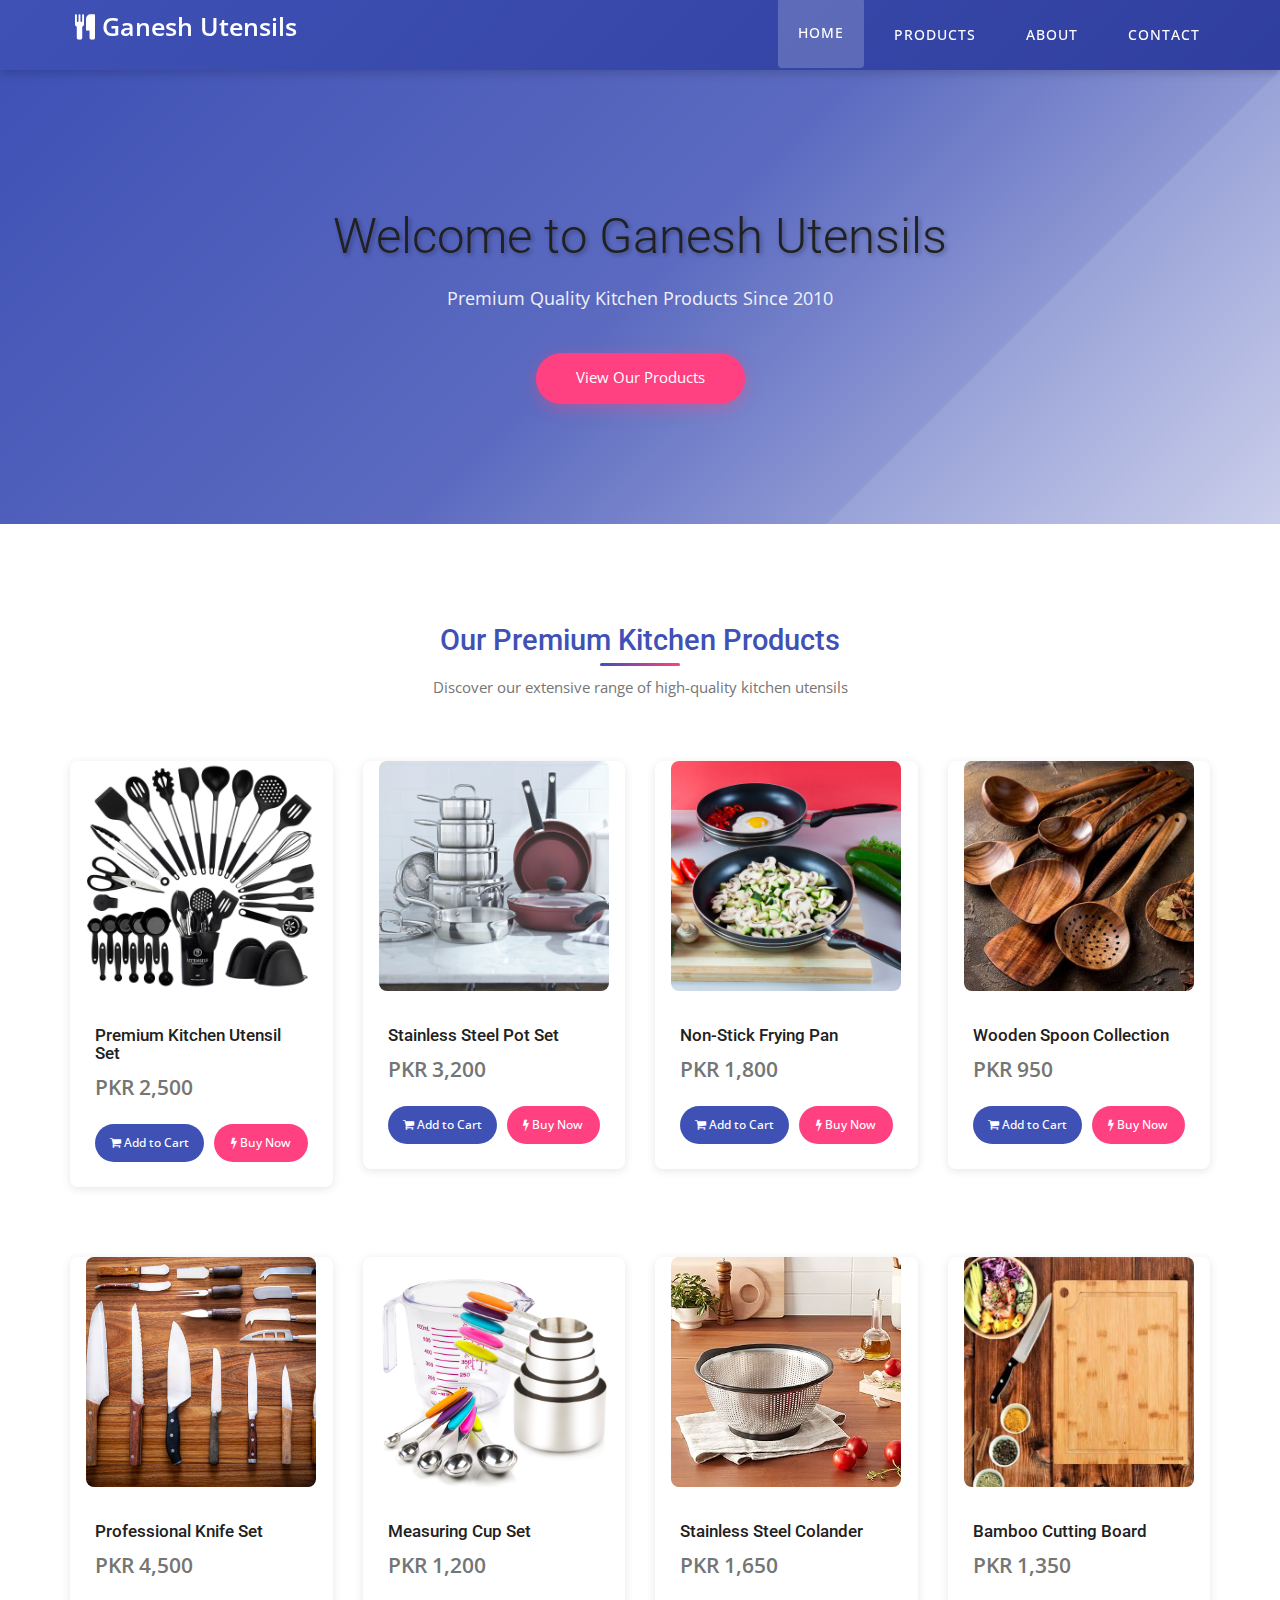
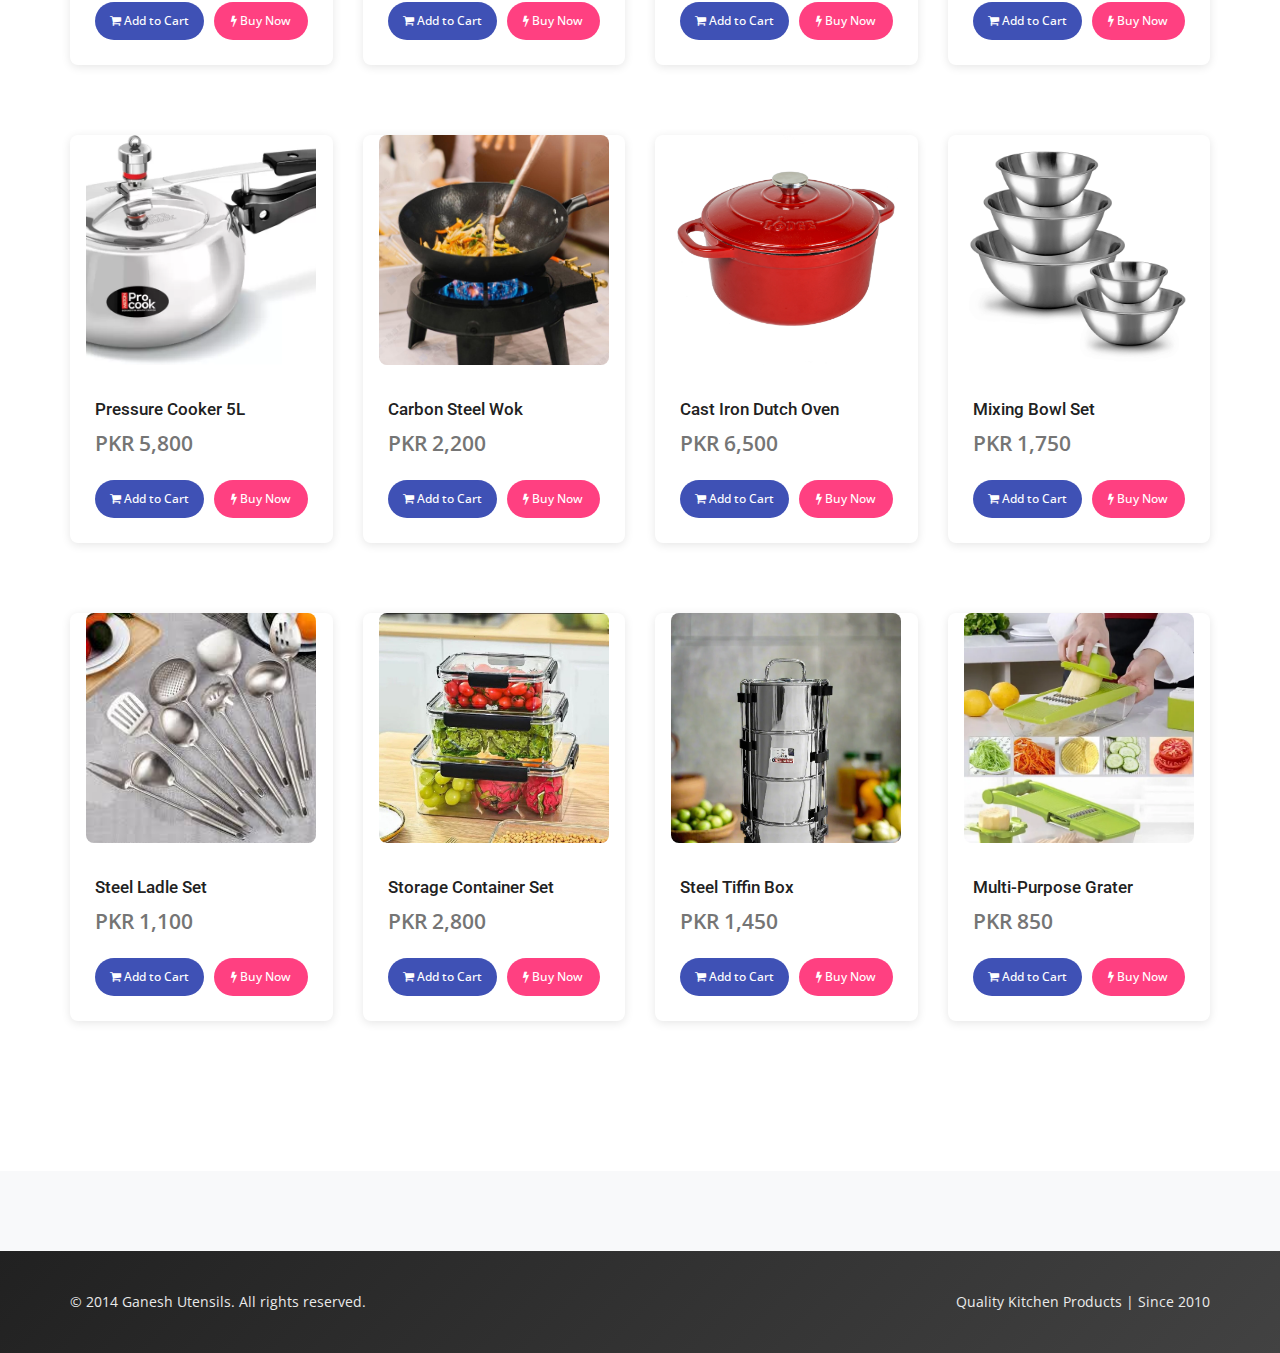
<file: index.html>
<!DOCTYPE html>
<html lang="en">
<head>
    <meta charset="UTF-8">
    <meta name="viewport" content="width=device-width, initial-scale=1.0">
    <title>Ganesh Utensils - Quality Kitchen Products</title>
    <link href="https://maxcdn.bootstrapcdn.com/bootstrap/3.3.7/css/bootstrap.min.css" rel="stylesheet">
    <link href="https://maxcdn.bootstrapcdn.com/font-awesome/4.7.0/css/font-awesome.min.css" rel="stylesheet">
    <link href="css/style.css" rel="stylesheet">
</head>
<body>
    <!-- Navigation -->
    <nav class="navbar navbar-default navbar-fixed-top">
        <div class="container">
            <div class="navbar-header">
                <button type="button" class="navbar-toggle collapsed" data-toggle="collapse" data-target="#navbar">
                    <span class="sr-only">Toggle navigation</span>
                    <span class="icon-bar"></span>
                    <span class="icon-bar"></span>
                    <span class="icon-bar"></span>
                </button>
                <a class="navbar-brand" href="index.html">
                    <i class="fa fa-cutlery"></i> Ganesh Utensils
                </a>
            </div>
            <div id="navbar" class="navbar-collapse collapse">
                <ul class="nav navbar-nav navbar-right">
                    <li class="active"><a href="index.html">Home</a></li>
                    <li><a href="products.html">Products</a></li>
                    <li><a href="about.html">About</a></li>
                    <li><a href="contact.html">Contact</a></li>
                </ul>
            </div>
        </div>
    </nav>

    <!-- Hero Section -->
    <div class="hero-section">
        <div class="container">
            <div class="row">
                <div class="col-md-12 text-center">
                    <h1 class="hero-title">Welcome to Ganesh Utensils</h1>
                    <p class="hero-subtitle">Premium Quality Kitchen Products Since 2010</p>
                    <a href="#products" class="btn btn-primary btn-lg hero-btn">View Our Products</a>
                </div>
            </div>
        </div>
    </div>

    <!-- Products Section -->
    <div id="products" class="products-section">
        <div class="container">
            <div class="row">
                <div class="col-md-12 text-center">
                    <h2 class="section-title">Our Premium Kitchen Products</h2>
                    <p class="section-subtitle">Discover our extensive range of high-quality kitchen utensils</p>
                </div>
            </div>
            
            <!-- Row 1 -->
            <div class="row product-row">
                <div class="col-md-3 col-sm-6">
                    <div class="product-card">
                        <div class="product-image">
                            <img src="images/Premium Kitchen Utensil Set.jpg" alt="Kitchen Utensil Set" class="img-responsive">
                        </div>
                        <div class="product-info">
                            <h4>Premium Kitchen Utensil Set</h4>
                            <p class="product-price">PKR 2,500</p>
                            <div class="product-buttons">
                                <button class="btn btn-primary btn-sm add-to-cart" data-product="Premium Kitchen Utensil Set" data-price="2500">
                                    <i class="fa fa-shopping-cart"></i> Add to Cart
                                </button>
                                <button class="btn btn-success btn-sm buy-now" data-product="Premium Kitchen Utensil Set" data-price="2500">
                                    <i class="fa fa-bolt"></i> Buy Now
                                </button>
                            </div>
                        </div>
                    </div>
                </div>
                <div class="col-md-3 col-sm-6">
                    <div class="product-card">
                        <div class="product-image">
                            <img src="images/Stainless Steel Pot Set.webp" alt="Stainless Steel Pots" class="img-responsive">
                        </div>
                        <div class="product-info">
                            <h4>Stainless Steel Pot Set</h4>
                            <p class="product-price">PKR 3,200</p>
                            <div class="product-buttons">
                                <button class="btn btn-primary btn-sm add-to-cart" data-product="Stainless Steel Pot Set" data-price="3200">
                                    <i class="fa fa-shopping-cart"></i> Add to Cart
                                </button>
                                <button class="btn btn-success btn-sm buy-now" data-product="Stainless Steel Pot Set" data-price="3200">
                                    <i class="fa fa-bolt"></i> Buy Now
                                </button>
                            </div>
                        </div>
                    </div>
                </div>
                <div class="col-md-3 col-sm-6">
                    <div class="product-card">
                        <div class="product-image">
                            <img src="images/Non-Stick Frying Pan.jpg" alt="Non-Stick Pan" class="img-responsive">
                        </div>
                        <div class="product-info">
                            <h4>Non-Stick Frying Pan</h4>
                            <p class="product-price">PKR 1,800</p>
                            <div class="product-buttons">
                                <button class="btn btn-primary btn-sm add-to-cart" data-product="Non-Stick Frying Pan" data-price="1800">
                                    <i class="fa fa-shopping-cart"></i> Add to Cart
                                </button>
                                <button class="btn btn-success btn-sm buy-now" data-product="Non-Stick Frying Pan" data-price="1800">
                                    <i class="fa fa-bolt"></i> Buy Now
                                </button>
                            </div>
                        </div>
                    </div>
                </div>
                <div class="col-md-3 col-sm-6">
                    <div class="product-card">
                        <div class="product-image">
                            <img src="images/Wooden Spoon Collection.jpg" alt="Wooden Spoons" class="img-responsive">
                        </div>
                        <div class="product-info">
                            <h4>Wooden Spoon Collection</h4>
                            <p class="product-price">PKR 950</p>
                            <div class="product-buttons">
                                <button class="btn btn-primary btn-sm add-to-cart" data-product="Wooden Spoon Collection" data-price="950">
                                    <i class="fa fa-shopping-cart"></i> Add to Cart
                                </button>
                                <button class="btn btn-success btn-sm buy-now" data-product="Wooden Spoon Collection" data-price="950">
                                    <i class="fa fa-bolt"></i> Buy Now
                                </button>
                            </div>
                        </div>
                    </div>
                </div>
            </div>

            <!-- Row 2 -->
            <div class="row product-row">
                <div class="col-md-3 col-sm-6">
                    <div class="product-card">
                        <div class="product-image">
                            <img src="images/Professional Knife Set.jpg" alt="Kitchen Knife Set" class="img-responsive">
                        </div>
                        <div class="product-info">
                            <h4>Professional Knife Set</h4>
                            <p class="product-price">PKR 4,500</p>
                            <div class="product-buttons">
                                <button class="btn btn-primary btn-sm add-to-cart" data-product="Professional Knife Set" data-price="4500">
                                    <i class="fa fa-shopping-cart"></i> Add to Cart
                                </button>
                                <button class="btn btn-success btn-sm buy-now" data-product="Professional Knife Set" data-price="4500">
                                    <i class="fa fa-bolt"></i> Buy Now
                                </button>
                            </div>
                        </div>
                    </div>
                </div>
                <div class="col-md-3 col-sm-6">
                    <div class="product-card">
                        <div class="product-image">
                            <img src="images/Measuring Cup Set.jpg" alt="Measuring Cups" class="img-responsive">
                        </div>
                        <div class="product-info">
                            <h4>Measuring Cup Set</h4>
                            <p class="product-price">PKR 1,200</p>
                            <div class="product-buttons">
                                <button class="btn btn-primary btn-sm add-to-cart" data-product="Measuring Cup Set" data-price="1200">
                                    <i class="fa fa-shopping-cart"></i> Add to Cart
                                </button>
                                <button class="btn btn-success btn-sm buy-now" data-product="Measuring Cup Set" data-price="1200">
                                    <i class="fa fa-bolt"></i> Buy Now
                                </button>
                            </div>
                        </div>
                    </div>
                </div>
                <div class="col-md-3 col-sm-6">
                    <div class="product-card">
                        <div class="product-image">
                            <img src="images/Stainless Steel Colander.jpg" alt="Steel Colander" class="img-responsive">
                        </div>
                        <div class="product-info">
                            <h4>Stainless Steel Colander</h4>
                            <p class="product-price">PKR 1,650</p>
                            <div class="product-buttons">
                                <button class="btn btn-primary btn-sm add-to-cart" data-product="Stainless Steel Colander" data-price="1650">
                                    <i class="fa fa-shopping-cart"></i> Add to Cart
                                </button>
                                <button class="btn btn-success btn-sm buy-now" data-product="Stainless Steel Colander" data-price="1650">
                                    <i class="fa fa-bolt"></i> Buy Now
                                </button>
                            </div>
                        </div>
                    </div>
                </div>
                <div class="col-md-3 col-sm-6">
                    <div class="product-card">
                        <div class="product-image">
                            <img src="images/Bamboo Cutting Board.jpg" alt="Cutting Board" class="img-responsive">
                        </div>
                        <div class="product-info">
                            <h4>Bamboo Cutting Board</h4>
                            <p class="product-price">PKR 1,350</p>
                            <div class="product-buttons">
                                <button class="btn btn-primary btn-sm add-to-cart" data-product="Bamboo Cutting Board" data-price="1350">
                                    <i class="fa fa-shopping-cart"></i> Add to Cart
                                </button>
                                <button class="btn btn-success btn-sm buy-now" data-product="Bamboo Cutting Board" data-price="1350">
                                    <i class="fa fa-bolt"></i> Buy Now
                                </button>
                            </div>
                        </div>
                    </div>
                </div>
            </div>

            <!-- Row 3 -->
            <div class="row product-row">
                <div class="col-md-3 col-sm-6">
                    <div class="product-card">
                        <div class="product-image">
                            <img src="images/Pressure Cooker 5L" alt="Pressure Cooker" class="img-responsive">
                        </div>
                        <div class="product-info">
                            <h4>Pressure Cooker 5L</h4>
                            <p class="product-price">PKR 5,800</p>
                            <div class="product-buttons">
                                <button class="btn btn-primary btn-sm add-to-cart" data-product="Pressure Cooker 5L" data-price="5800">
                                    <i class="fa fa-shopping-cart"></i> Add to Cart
                                </button>
                                <button class="btn btn-success btn-sm buy-now" data-product="Pressure Cooker 5L" data-price="5800">
                                    <i class="fa fa-bolt"></i> Buy Now
                                </button>
                            </div>
                        </div>
                    </div>
                </div>
                <div class="col-md-3 col-sm-6">
                    <div class="product-card">
                        <div class="product-image">
                            <img src="images/Carbon Steel Wok.jpg" alt="Wok Pan" class="img-responsive">
                        </div>
                        <div class="product-info">
                            <h4>Carbon Steel Wok</h4>
                            <p class="product-price">PKR 2,200</p>
                            <div class="product-buttons">
                                <button class="btn btn-primary btn-sm add-to-cart" data-product="Carbon Steel Wok" data-price="2200">
                                    <i class="fa fa-shopping-cart"></i> Add to Cart
                                </button>
                                <button class="btn btn-success btn-sm buy-now" data-product="Carbon Steel Wok" data-price="2200">
                                    <i class="fa fa-bolt"></i> Buy Now
                                </button>
                            </div>
                        </div>
                    </div>
                </div>
                <div class="col-md-3 col-sm-6">
                    <div class="product-card">
                        <div class="product-image">
                            <img src="images/Cast Iron Dutch Oven.webp" alt="Dutch Oven" class="img-responsive">
                        </div>
                        <div class="product-info">
                            <h4>Cast Iron Dutch Oven</h4>
                            <p class="product-price">PKR 6,500</p>
                            <div class="product-buttons">
                                <button class="btn btn-primary btn-sm add-to-cart" data-product="Cast Iron Dutch Oven" data-price="6500">
                                    <i class="fa fa-shopping-cart"></i> Add to Cart
                                </button>
                                <button class="btn btn-success btn-sm buy-now" data-product="Cast Iron Dutch Oven" data-price="6500">
                                    <i class="fa fa-bolt"></i> Buy Now
                                </button>
                            </div>
                        </div>
                    </div>
                </div>
                <div class="col-md-3 col-sm-6">
                    <div class="product-card">
                        <div class="product-image">
                            <img src="images/Mixing Bowl Set.jpg" alt="Mixing Bowl Set" class="img-responsive">
                        </div>
                        <div class="product-info">
                            <h4>Mixing Bowl Set</h4>
                            <p class="product-price">PKR 1,750</p>
                            <div class="product-buttons">
                                <button class="btn btn-primary btn-sm add-to-cart" data-product="Mixing Bowl Set" data-price="1750">
                                    <i class="fa fa-shopping-cart"></i> Add to Cart
                                </button>
                                <button class="btn btn-success btn-sm buy-now" data-product="Mixing Bowl Set" data-price="1750">
                                    <i class="fa fa-bolt"></i> Buy Now
                                </button>
                            </div>
                        </div>
                    </div>
                </div>
            </div>

            <!-- Row 4 -->
            <div class="row product-row">
                <div class="col-md-3 col-sm-6">
                    <div class="product-card">
                        <div class="product-image">
                            <img src="images/Steel Ladle Set.jpg" alt="Steel Ladle Set" class="img-responsive">
                        </div>
                        <div class="product-info">
                            <h4>Steel Ladle Set</h4>
                            <p class="product-price">PKR 1,100</p>
                            <div class="product-buttons">
                                <button class="btn btn-primary btn-sm add-to-cart" data-product="Steel Ladle Set" data-price="1100">
                                    <i class="fa fa-shopping-cart"></i> Add to Cart
                                </button>
                                <button class="btn btn-success btn-sm buy-now" data-product="Steel Ladle Set" data-price="1100">
                                    <i class="fa fa-bolt"></i> Buy Now
                                </button>
                            </div>
                        </div>
                    </div>
                </div>
                <div class="col-md-3 col-sm-6">
                    <div class="product-card">
                        <div class="product-image">
                            <img src="images/Storage Container Set.webp" alt="Steel Containers" class="img-responsive">
                        </div>
                        <div class="product-info">
                            <h4>Storage Container Set</h4>
                            <p class="product-price">PKR 2,800</p>
                            <div class="product-buttons">
                                <button class="btn btn-primary btn-sm add-to-cart" data-product="Storage Container Set" data-price="2800">
                                    <i class="fa fa-shopping-cart"></i> Add to Cart
                                </button>
                                <button class="btn btn-success btn-sm buy-now" data-product="Storage Container Set" data-price="2800">
                                    <i class="fa fa-bolt"></i> Buy Now
                                </button>
                            </div>
                        </div>
                    </div>
                </div>
                <div class="col-md-3 col-sm-6">
                    <div class="product-card">
                        <div class="product-image">
                            <img src="images/Steel Tiffin Box.webp" alt="Steel Tiffin" class="img-responsive">
                        </div>
                        <div class="product-info">
                            <h4>Steel Tiffin Box</h4>
                            <p class="product-price">PKR 1,450</p>
                            <div class="product-buttons">
                                <button class="btn btn-primary btn-sm add-to-cart" data-product="Steel Tiffin Box" data-price="1450">
                                    <i class="fa fa-shopping-cart"></i> Add to Cart
                                </button>
                                <button class="btn btn-success btn-sm buy-now" data-product="Steel Tiffin Box" data-price="1450">
                                    <i class="fa fa-bolt"></i> Buy Now
                                </button>
                            </div>
                        </div>
                    </div>
                </div>
                <div class="col-md-3 col-sm-6">
                    <div class="product-card">
                        <div class="product-image">
                            <img src="images/Multi-Purpose Grater.webp" alt="Steel Grater" class="img-responsive">
                        </div>
                        <div class="product-info">
                            <h4>Multi-Purpose Grater</h4>
                            <p class="product-price">PKR 850</p>
                            <div class="product-buttons">
                                <button class="btn btn-primary btn-sm add-to-cart" data-product="Multi-Purpose Grater" data-price="850">
                                    <i class="fa fa-shopping-cart"></i> Add to Cart
                                </button>
                                <button class="btn btn-success btn-sm buy-now" data-product="Multi-Purpose Grater" data-price="850">
                                    <i class="fa fa-bolt"></i> Buy Now
                                </button>
                            </div>
                        </div>
                    </div>
                </div>
            </div>
        </div>
    </div>

    <!-- Footer -->
    <footer class="footer">
        <div class="container">
            <div class="row">
                <div class="col-md-6">
                    <p>&copy; 2014 Ganesh Utensils. All rights reserved.</p>
                </div>
                <div class="col-md-6 text-right">
                    <p>Quality Kitchen Products | Since 2010</p>
                </div>
            </div>
        </div>
    </footer>

    <!-- Scripts -->
    <script src="https://ajax.googleapis.com/ajax/libs/jquery/1.12.4/jquery.min.js"></script>
    <script src="https://maxcdn.bootstrapcdn.com/bootstrap/3.3.7/js/bootstrap.min.js"></script>
    <script src="js/script.js"></script>
</body>
</html>
</file>
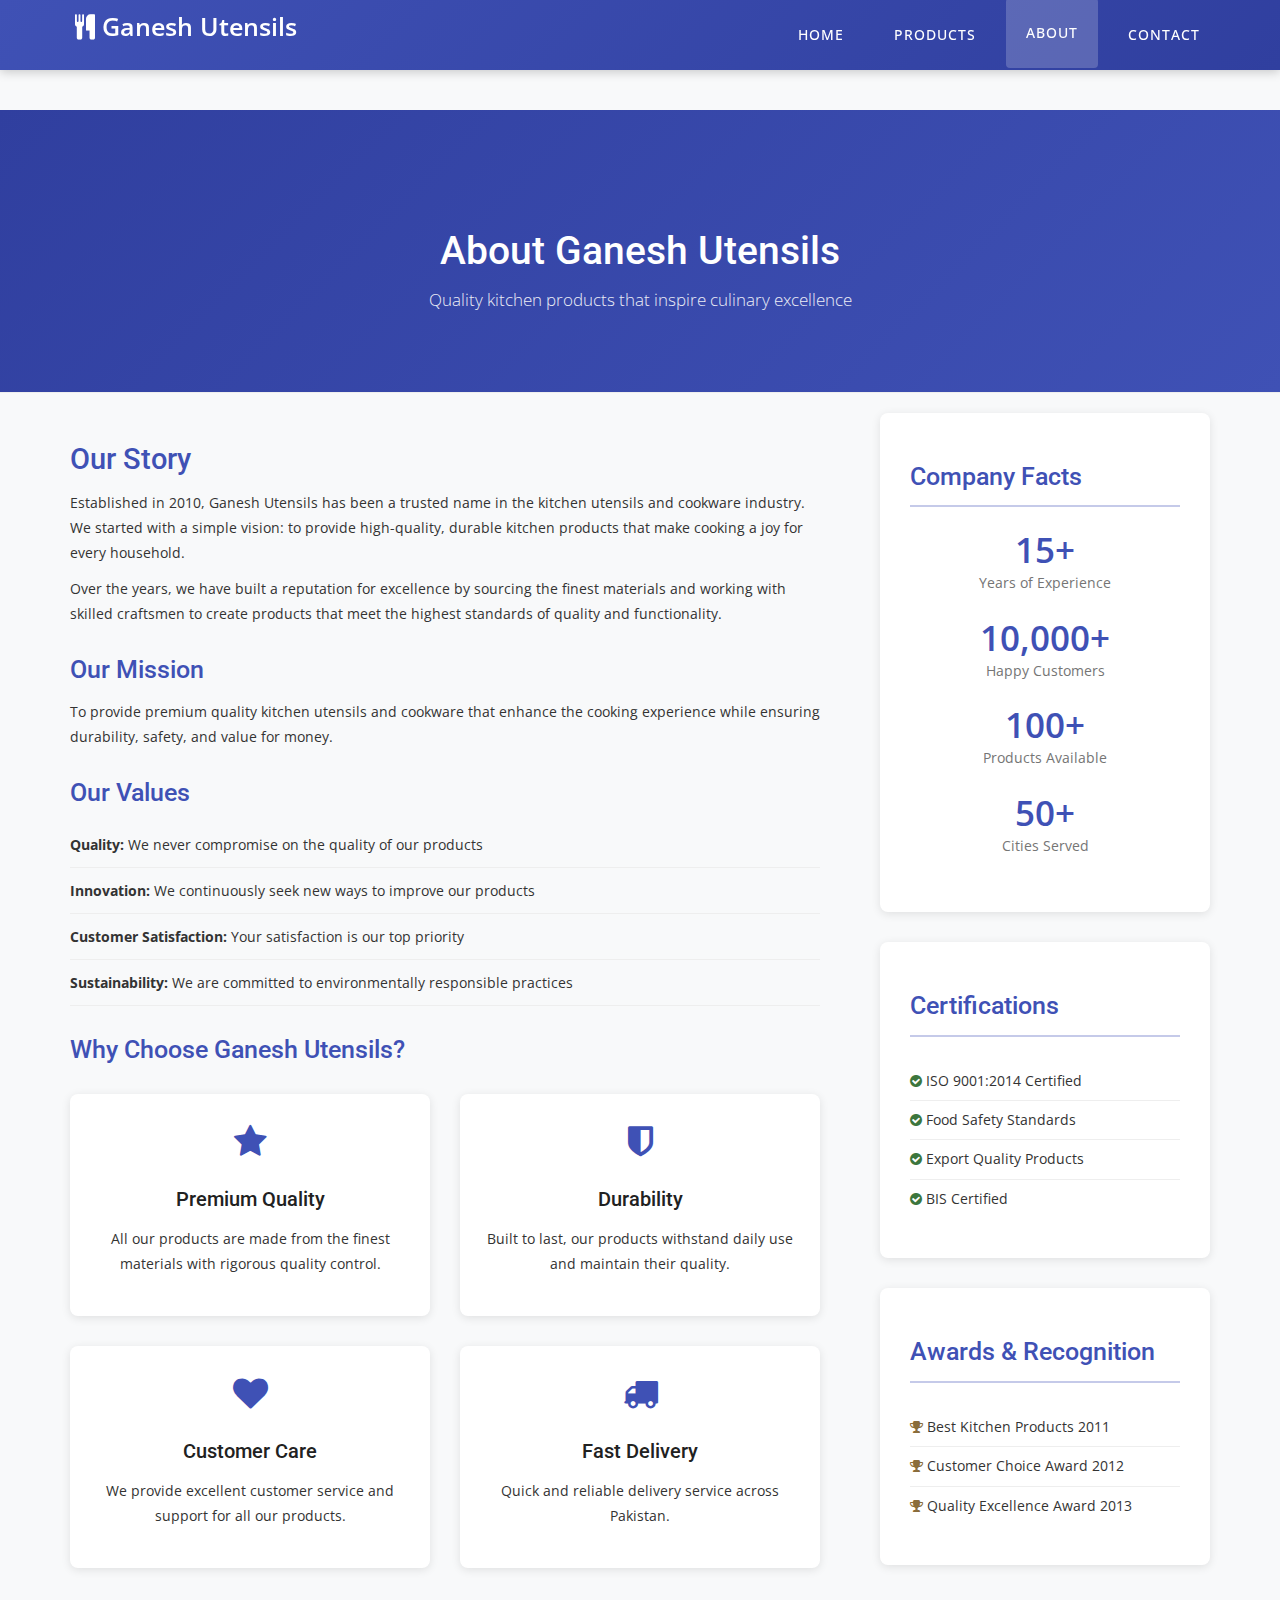
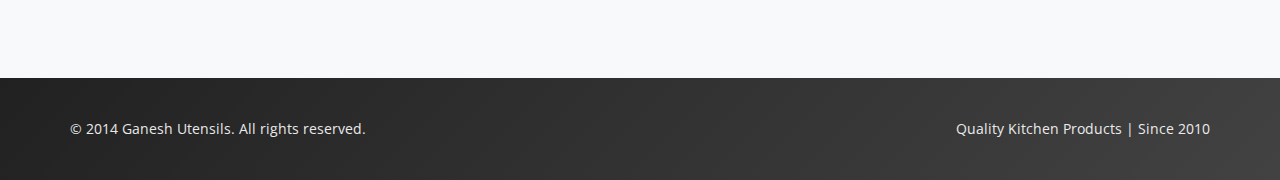
<file: about.html>
<!DOCTYPE html>
<html lang="en">
<head>
    <meta charset="UTF-8">
    <meta name="viewport" content="width=device-width, initial-scale=1.0">
    <title>About Us - Ganesh Utensils</title>
    <link href="https://maxcdn.bootstrapcdn.com/bootstrap/3.3.7/css/bootstrap.min.css" rel="stylesheet">
    <link href="https://maxcdn.bootstrapcdn.com/font-awesome/4.7.0/css/font-awesome.min.css" rel="stylesheet">
    <link href="css/style.css" rel="stylesheet">
</head>
<body>
    <!-- Navigation -->
    <nav class="navbar navbar-default navbar-fixed-top">
        <div class="container">
            <div class="navbar-header">
                <button type="button" class="navbar-toggle collapsed" data-toggle="collapse" data-target="#navbar">
                    <span class="sr-only">Toggle navigation</span>
                    <span class="icon-bar"></span>
                    <span class="icon-bar"></span>
                    <span class="icon-bar"></span>
                </button>
                <a class="navbar-brand" href="index.html">
                    <i class="fa fa-cutlery"></i> Ganesh Utensils
                </a>
            </div>
            <div id="navbar" class="navbar-collapse collapse">
                <ul class="nav navbar-nav navbar-right">
                    <li><a href="index.html">Home</a></li>
                    <li><a href="products.html">Products</a></li>
                    <li class="active"><a href="about.html">About</a></li>
                    <li><a href="contact.html">Contact</a></li>
                </ul>
            </div>
        </div>
    </nav>

    <!-- Page Header -->
    <div class="page-header">
        <div class="container">
            <div class="row">
                <div class="col-md-12">
                    <h1>About Ganesh Utensils</h1>
                    <p class="lead">Quality kitchen products that inspire culinary excellence</p>
                </div>
            </div>
        </div>
    </div>

    <!-- About Content -->
    <div class="container">
        <div class="row">
            <div class="col-md-8">
                <div class="about-content">
                    <h2>Our Story</h2>
                    <p>Established in 2010, Ganesh Utensils has been a trusted name in the kitchen utensils and cookware industry. We started with a simple vision: to provide high-quality, durable kitchen products that make cooking a joy for every household.</p>
                    
                    <p>Over the years, we have built a reputation for excellence by sourcing the finest materials and working with skilled craftsmen to create products that meet the highest standards of quality and functionality.</p>

                    <h3>Our Mission</h3>
                    <p>To provide premium quality kitchen utensils and cookware that enhance the cooking experience while ensuring durability, safety, and value for money.</p>

                    <h3>Our Values</h3>
                    <ul class="values-list">
                        <li><strong>Quality:</strong> We never compromise on the quality of our products</li>
                        <li><strong>Innovation:</strong> We continuously seek new ways to improve our products</li>
                        <li><strong>Customer Satisfaction:</strong> Your satisfaction is our top priority</li>
                        <li><strong>Sustainability:</strong> We are committed to environmentally responsible practices</li>
                    </ul>

                    <h3>Why Choose Ganesh Utensils?</h3>
                    <div class="row features">
                        <div class="col-md-6">
                            <div class="feature-item">
                                <i class="fa fa-star text-primary"></i>
                                <h4>Premium Quality</h4>
                                <p>All our products are made from the finest materials with rigorous quality control.</p>
                            </div>
                        </div>
                        <div class="col-md-6">
                            <div class="feature-item">
                                <i class="fa fa-shield text-primary"></i>
                                <h4>Durability</h4>
                                <p>Built to last, our products withstand daily use and maintain their quality.</p>
                            </div>
                        </div>
                        <div class="col-md-6">
                            <div class="feature-item">
                                <i class="fa fa-heart text-primary"></i>
                                <h4>Customer Care</h4>
                                <p>We provide excellent customer service and support for all our products.</p>
                            </div>
                        </div>
                        <div class="col-md-6">
                            <div class="feature-item">
                                <i class="fa fa-truck text-primary"></i>
                                <h4>Fast Delivery</h4>
                                <p>Quick and reliable delivery service across Pakistan.</p>
                            </div>
                        </div>
                    </div>
                </div>
            </div>
            <div class="col-md-4">
                <div class="sidebar">
                    <div class="sidebar-widget">
                        <h3>Company Facts</h3>
                        <div class="fact-item">
                            <div class="fact-number">15+</div>
                            <div class="fact-label">Years of Experience</div>
                        </div>
                        <div class="fact-item">
                            <div class="fact-number">10,000+</div>
                            <div class="fact-label">Happy Customers</div>
                        </div>
                        <div class="fact-item">
                            <div class="fact-number">100+</div>
                            <div class="fact-label">Products Available</div>
                        </div>
                        <div class="fact-item">
                            <div class="fact-number">50+</div>
                            <div class="fact-label">Cities Served</div>
                        </div>
                    </div>

                    <div class="sidebar-widget">
                        <h3>Certifications</h3>
                        <ul class="certifications">
                            <li><i class="fa fa-check-circle text-success"></i> ISO 9001:2014 Certified</li>
                            <li><i class="fa fa-check-circle text-success"></i> Food Safety Standards</li>
                            <li><i class="fa fa-check-circle text-success"></i> Export Quality Products</li>
                            <li><i class="fa fa-check-circle text-success"></i> BIS Certified</li>
                        </ul>
                    </div>

                    <div class="sidebar-widget">
                        <h3>Awards & Recognition</h3>
                        <ul class="awards">
                            <li><i class="fa fa-trophy text-warning"></i> Best Kitchen Products 2011</li>
                            <li><i class="fa fa-trophy text-warning"></i> Customer Choice Award 2012</li>
                            <li><i class="fa fa-trophy text-warning"></i> Quality Excellence Award 2013</li>
                        </ul>
                    </div>
                </div>
            </div>
        </div>
    </div>

    <!-- Footer -->
    <footer class="footer">
        <div class="container">
            <div class="row">
                <div class="col-md-6">
                    <p>&copy; 2014 Ganesh Utensils. All rights reserved.</p>
                </div>
                <div class="col-md-6 text-right">
                    <p>Quality Kitchen Products | Since 2010</p>
                </div>
            </div>
        </div>
    </footer>

    <!-- Scripts -->
    <script src="https://ajax.googleapis.com/ajax/libs/jquery/1.12.4/jquery.min.js"></script>
    <script src="https://maxcdn.bootstrapcdn.com/bootstrap/3.3.7/js/bootstrap.min.js"></script>
    <script src="js/script.js"></script>
</body>
</html>
</file>
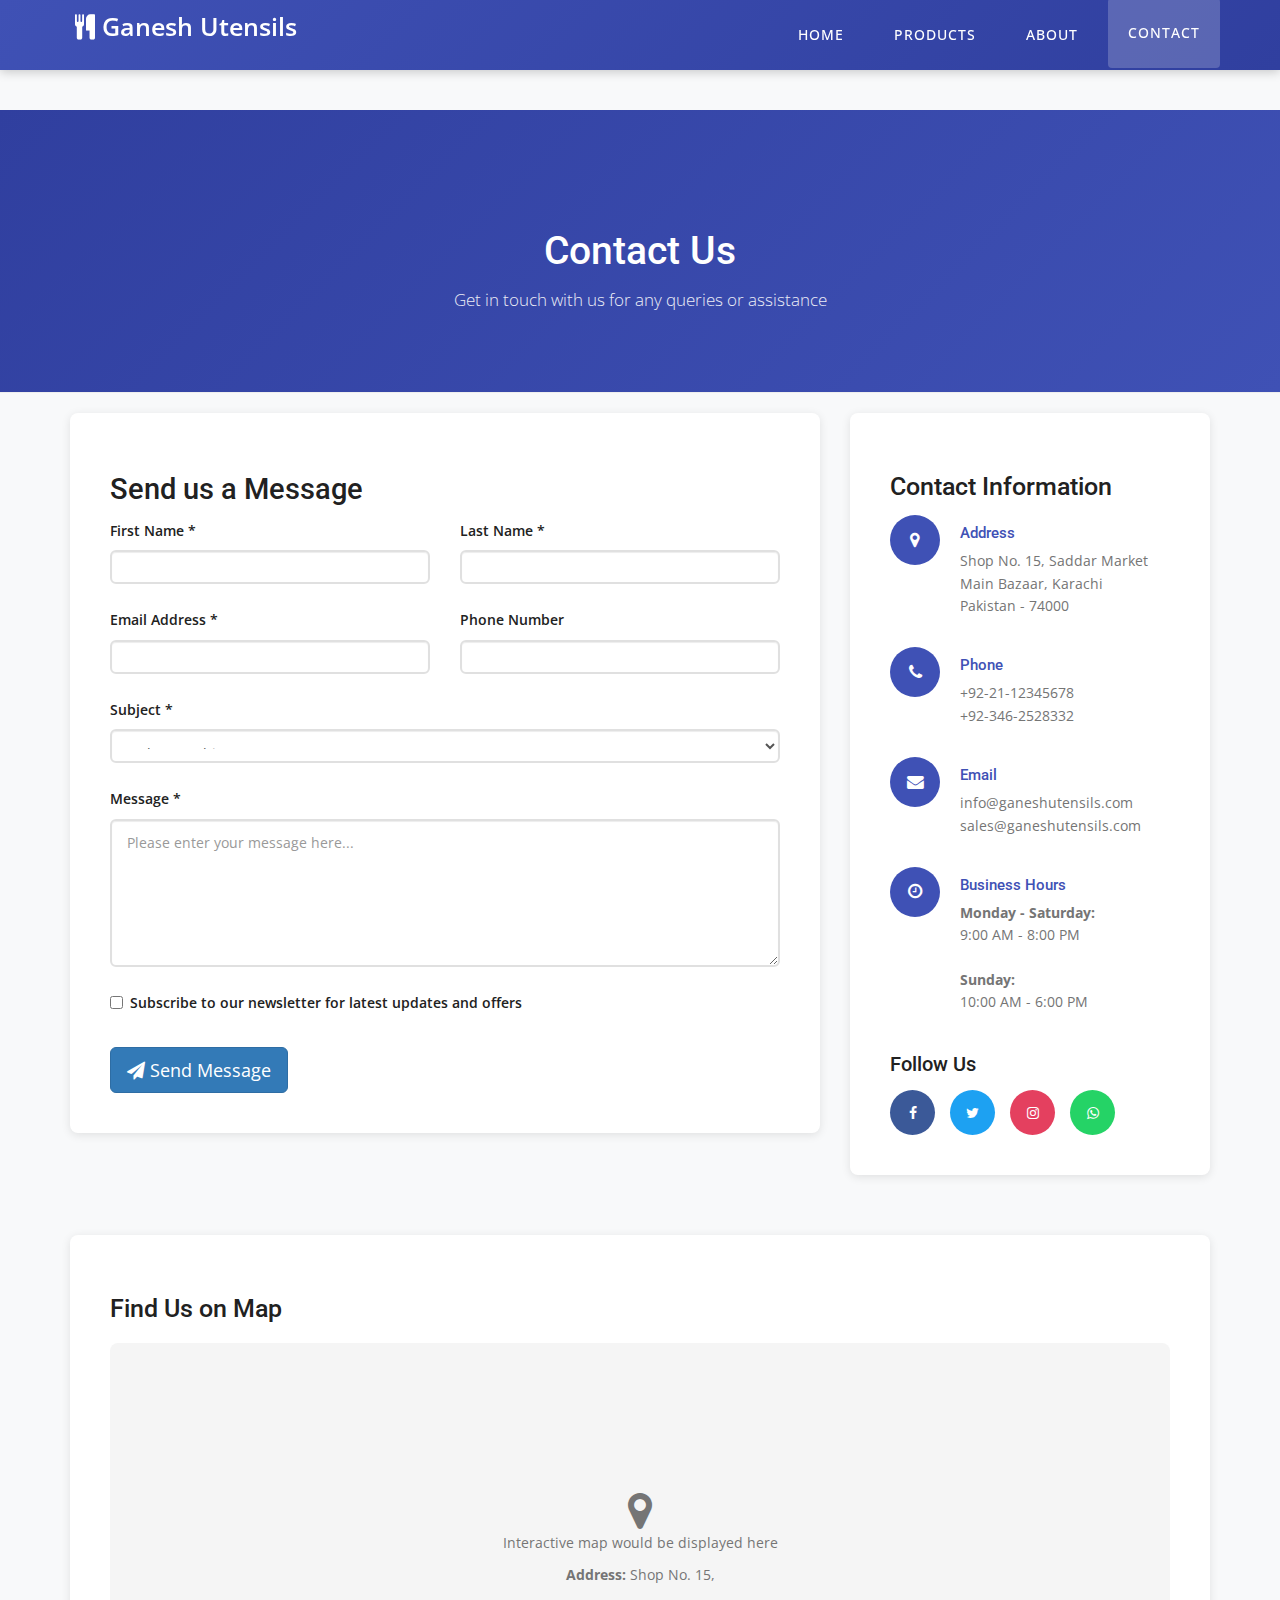
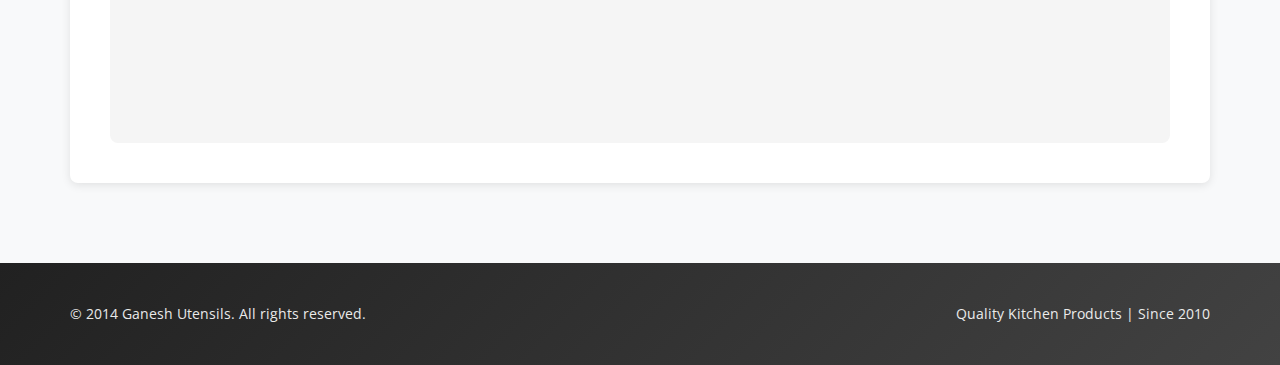
<file: contact.html>
<!DOCTYPE html>
<html lang="en">
<head>
    <meta charset="UTF-8">
    <meta name="viewport" content="width=device-width, initial-scale=1.0">
    <title>Contact Us - Ganesh Utensils</title>
    <link href="https://maxcdn.bootstrapcdn.com/bootstrap/3.3.7/css/bootstrap.min.css" rel="stylesheet">
    <link href="https://maxcdn.bootstrapcdn.com/font-awesome/4.7.0/css/font-awesome.min.css" rel="stylesheet">
    <link href="css/style.css" rel="stylesheet">
</head>
<body>
    <!-- Navigation -->
    <nav class="navbar navbar-default navbar-fixed-top">
        <div class="container">
            <div class="navbar-header">
                <button type="button" class="navbar-toggle collapsed" data-toggle="collapse" data-target="#navbar">
                    <span class="sr-only">Toggle navigation</span>
                    <span class="icon-bar"></span>
                    <span class="icon-bar"></span>
                    <span class="icon-bar"></span>
                </button>
                <a class="navbar-brand" href="index.html">
                    <i class="fa fa-cutlery"></i> Ganesh Utensils
                </a>
            </div>
            <div id="navbar" class="navbar-collapse collapse">
                <ul class="nav navbar-nav navbar-right">
                    <li><a href="index.html">Home</a></li>
                    <li><a href="products.html">Products</a></li>
                    <li><a href="about.html">About</a></li>
                    <li class="active"><a href="contact.html">Contact</a></li>
                </ul>
            </div>
        </div>
    </nav>

    <!-- Page Header -->
    <div class="page-header">
        <div class="container">
            <div class="row">
                <div class="col-md-12">
                    <h1>Contact Us</h1>
                    <p class="lead">Get in touch with us for any queries or assistance</p>
                </div>
            </div>
        </div>
    </div>

    <!-- Contact Content -->
    <div class="container">
        <div class="row">
            <div class="col-md-8">
                <div class="contact-form-section">
                    <h2>Send us a Message</h2>
                    <form id="contactForm" class="contact-form">
                        <div class="row">
                            <div class="col-md-6">
                                <div class="form-group">
                                    <label for="firstName">First Name *</label>
                                    <input type="text" class="form-control" id="firstName" name="firstName" required>
                                </div>
                            </div>
                            <div class="col-md-6">
                                <div class="form-group">
                                    <label for="lastName">Last Name *</label>
                                    <input type="text" class="form-control" id="lastName" name="lastName" required>
                                </div>
                            </div>
                        </div>
                        <div class="row">
                            <div class="col-md-6">
                                <div class="form-group">
                                    <label for="email">Email Address *</label>
                                    <input type="email" class="form-control" id="email" name="email" required>
                                </div>
                            </div>
                            <div class="col-md-6">
                                <div class="form-group">
                                    <label for="phone">Phone Number</label>
                                    <input type="tel" class="form-control" id="phone" name="phone">
                                </div>
                            </div>
                        </div>
                        <div class="form-group">
                            <label for="subject">Subject *</label>
                            <select class="form-control" id="subject" name="subject" required>
                                <option value="">Select a subject</option>
                                <option value="product-inquiry">Product Inquiry</option>
                                <option value="order-status">Order Status</option>
                                <option value="wholesale">Wholesale Orders</option>
                                <option value="complaint">Complaint</option>
                                <option value="suggestion">Suggestion</option>
                                <option value="other">Other</option>
                            </select>
                        </div>
                        <div class="form-group">
                            <label for="message">Message *</label>
                            <textarea class="form-control" id="message" name="message" rows="6" placeholder="Please enter your message here..." required></textarea>
                        </div>
                        <div class="form-group">
                            <div class="checkbox">
                                <label>
                                    <input type="checkbox" id="newsletter" name="newsletter">
                                    Subscribe to our newsletter for latest updates and offers
                                </label>
                            </div>
                        </div>
                        <button type="submit" class="btn btn-primary btn-lg">
                            <i class="fa fa-paper-plane"></i> Send Message
                        </button>
                    </form>
                </div>
            </div>
            <div class="col-md-4">
                <div class="contact-info">
                    <h3>Contact Information</h3>
                    
                    <div class="contact-item">
                        <div class="contact-icon">
                            <i class="fa fa-map-marker"></i>
                        </div>
                        <div class="contact-details">
                            <h4>Address</h4>
                            <p>Shop No. 15, Saddar Market<br>
                            Main Bazaar, Karachi<br>
                            Pakistan - 74000</p>
                        </div>
                    </div>

                    <div class="contact-item">
                        <div class="contact-icon">
                            <i class="fa fa-phone"></i>
                        </div>
                        <div class="contact-details">
                            <h4>Phone</h4>
                            <p>+92-21-12345678<br>
                            +92-346-2528332</p>
                        </div>
                    </div>

                    <div class="contact-item">
                        <div class="contact-icon">
                            <i class="fa fa-envelope"></i>
                        </div>
                        <div class="contact-details">
                            <h4>Email</h4>
                            <p>info@ganeshutensils.com<br>
                            sales@ganeshutensils.com</p>
                        </div>
                    </div>

                    <div class="contact-item">
                        <div class="contact-icon">
                            <i class="fa fa-clock-o"></i>
                        </div>
                        <div class="contact-details">
                            <h4>Business Hours</h4>
                            <p><strong>Monday - Saturday:</strong><br>
                            9:00 AM - 8:00 PM<br><br>
                            <strong>Sunday:</strong><br>
                            10:00 AM - 6:00 PM</p>
                        </div>
                    </div>

                    <div class="social-links">
                        <h4>Follow Us</h4>
                        <div class="social-icons">
                            <a href="#" class="social-icon facebook">
                                <i class="fa fa-facebook"></i>
                            </a>
                            <a href="#" class="social-icon twitter">
                                <i class="fa fa-twitter"></i>
                            </a>
                            <a href="#" class="social-icon instagram">
                                <i class="fa fa-instagram"></i>
                            </a>
                            <a href="#" class="social-icon whatsapp">
                                <i class="fa fa-whatsapp"></i>
                            </a>
                        </div>
                    </div>
                </div>
            </div>
        </div>

        <!-- Map Section -->
        <div class="row">
            <div class="col-md-12">
                <div class="map-section">
                    <h3>Find Us on Map</h3>
                    <div class="map-container">
                        <div class="map-placeholder">
                            <i class="fa fa-map-marker fa-3x"></i>
                            <p>Interactive map would be displayed here</p>
                            <p><strong>Address:</strong> Shop No. 15, </p>
                        </div>
                    </div>
                </div>
            </div>
        </div>
    </div>

    <!-- Footer -->
    <footer class="footer">
        <div class="container">
            <div class="row">
                <div class="col-md-6">
                    <p>&copy; 2014 Ganesh Utensils. All rights reserved.</p>
                </div>
                <div class="col-md-6 text-right">
                    <p>Quality Kitchen Products | Since 2010</p>
                </div>
            </div>
        </div>
    </footer>

    <!-- Success Modal -->
    <div class="modal fade" id="successModal" tabindex="-1" role="dialog">
        <div class="modal-dialog" role="document">
            <div class="modal-content">
                <div class="modal-header">
                    <button type="button" class="close" data-dismiss="modal">&times;</button>
                    <h4 class="modal-title"><i class="fa fa-check-circle text-success"></i> Message Sent Successfully</h4>
                </div>
                <div class="modal-body">
                    <p>Thank you for contacting us! We have received your message and will get back to you within 24 hours.</p>
                </div>
                <div class="modal-footer">
                    <button type="button" class="btn btn-primary" data-dismiss="modal">Close</button>
                </div>
            </div>
        </div>
    </div>

    <!-- Scripts -->
    <script src="https://ajax.googleapis.com/ajax/libs/jquery/1.12.4/jquery.min.js"></script>
    <script src="https://maxcdn.bootstrapcdn.com/bootstrap/3.3.7/js/bootstrap.min.js"></script>
    <script src="js/script.js"></script>
</body>
</html>
</file>
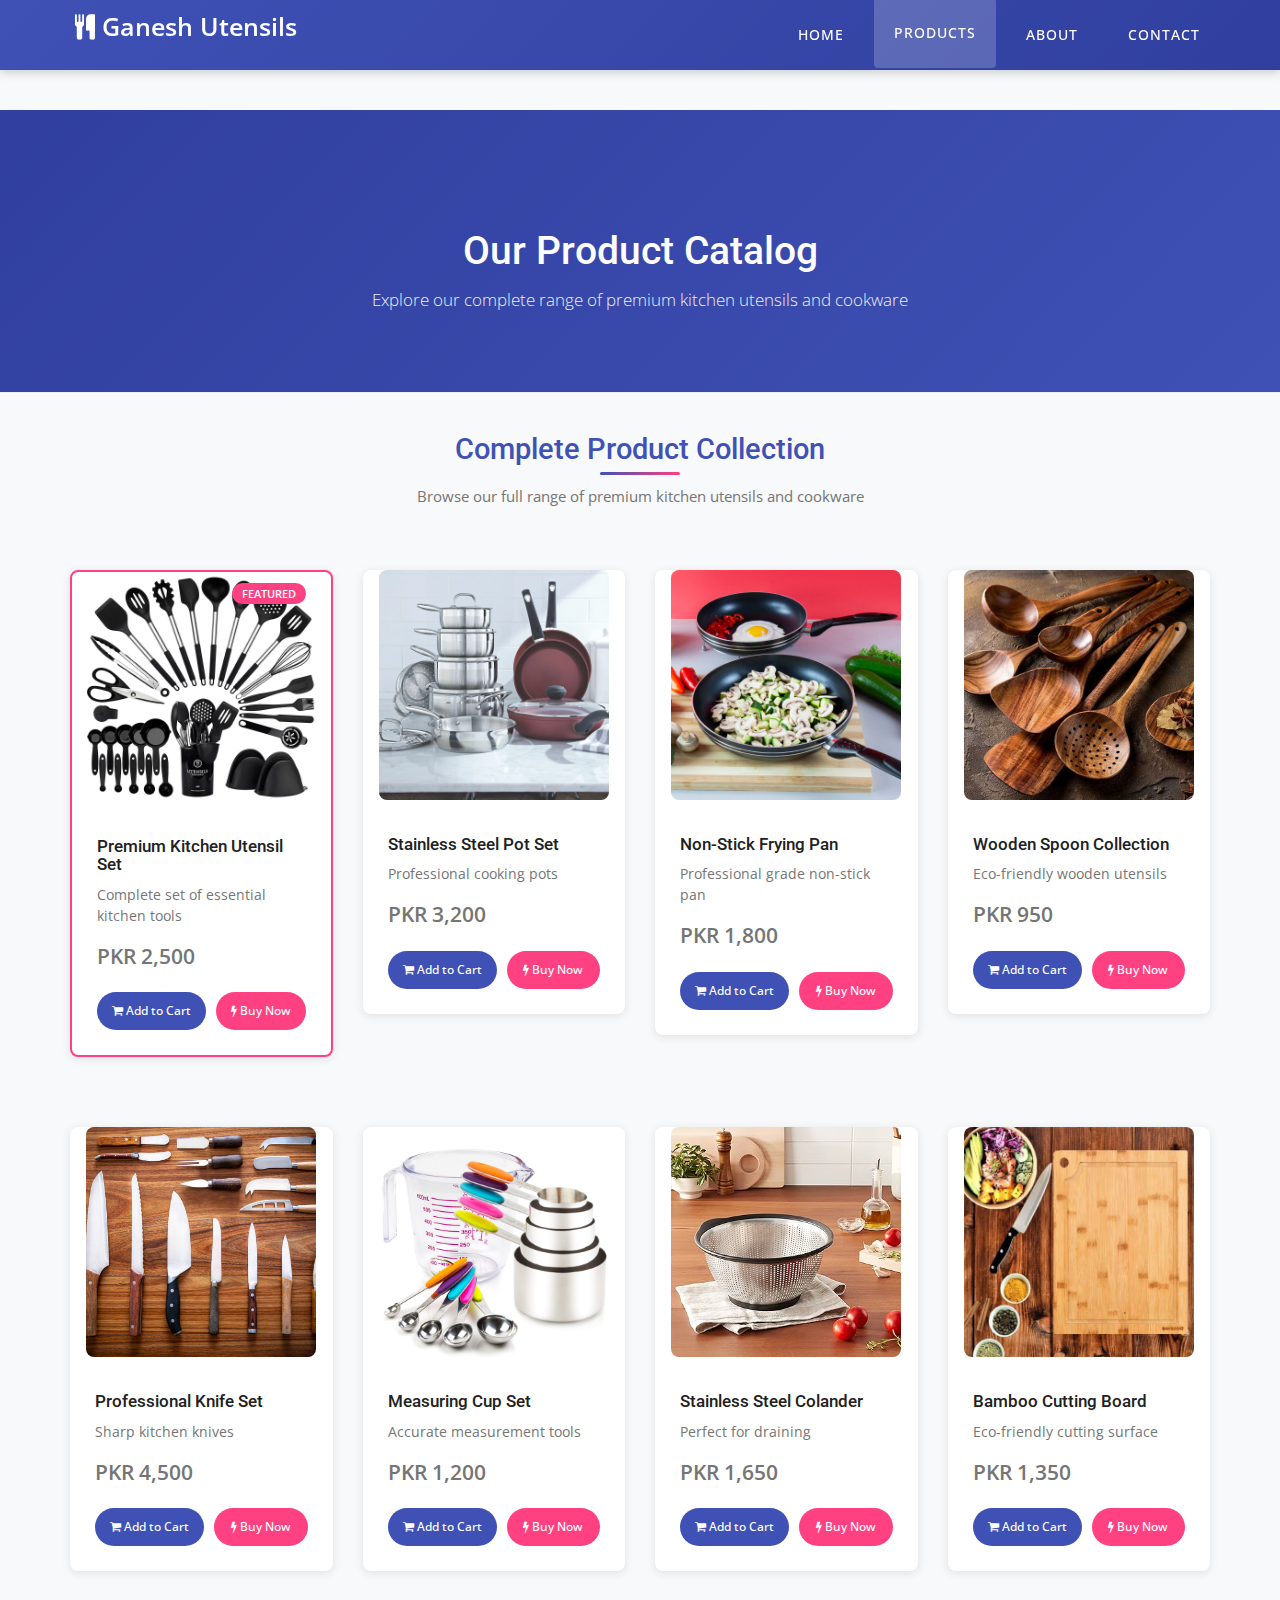
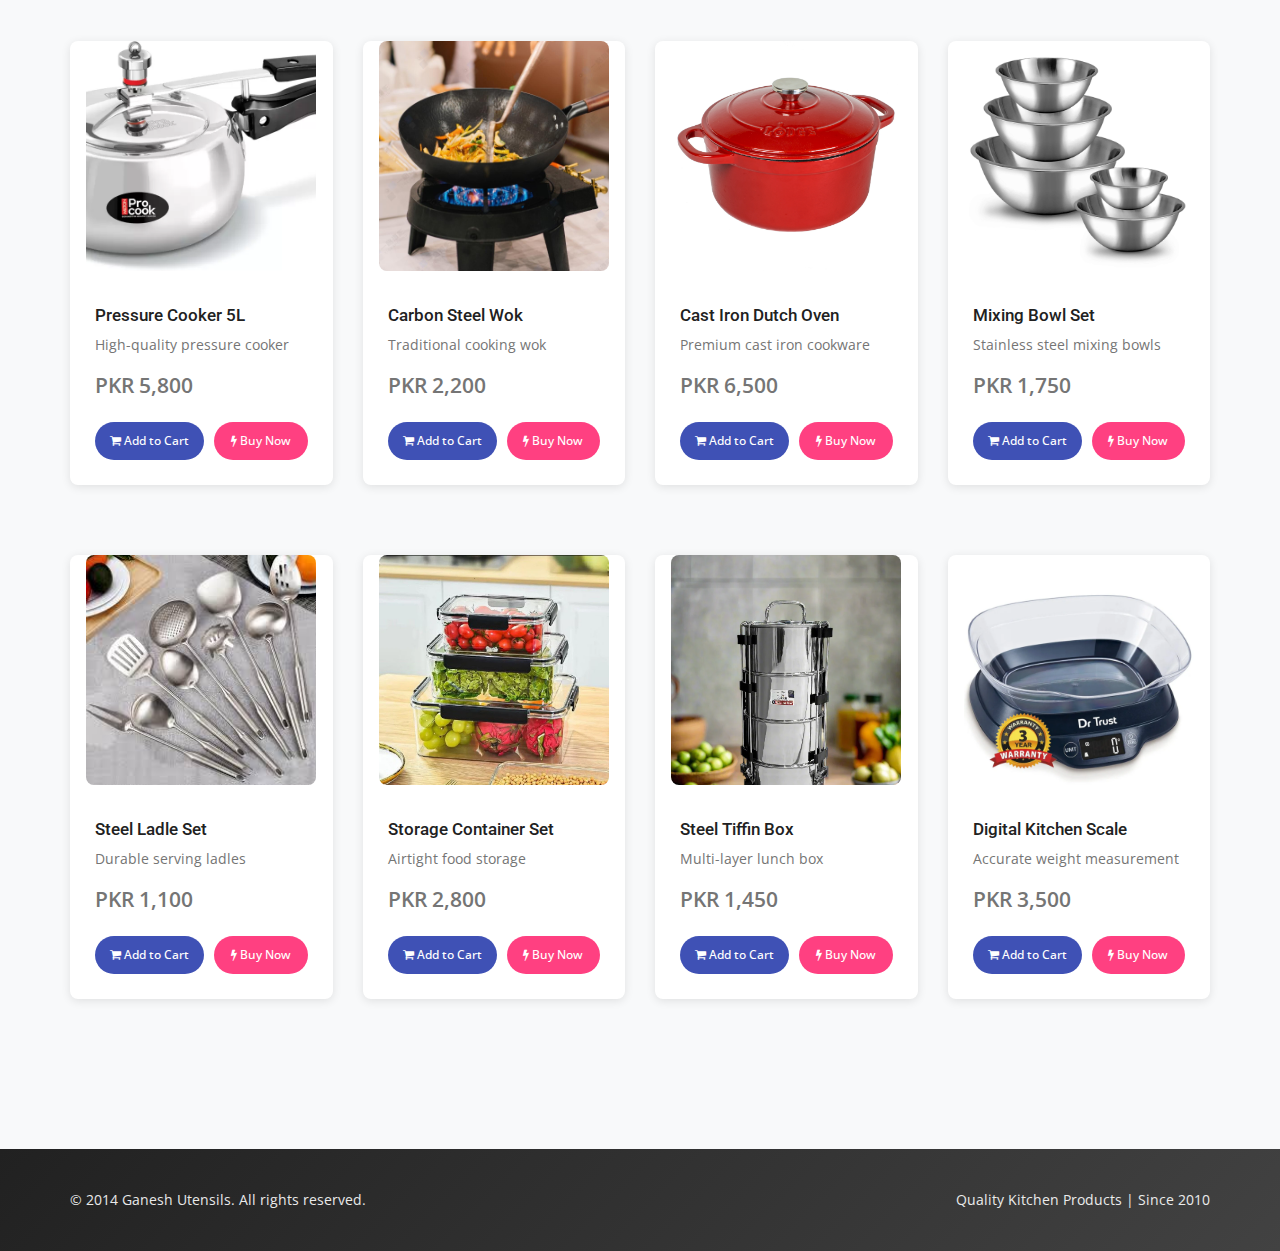
<file: products.html>
<!DOCTYPE html>
<html lang="en">
<head>
    <meta charset="UTF-8">
    <meta name="viewport" content="width=device-width, initial-scale=1.0">
    <title>Products - Ganesh Utensils</title>
    <link href="https://maxcdn.bootstrapcdn.com/bootstrap/3.3.7/css/bootstrap.min.css" rel="stylesheet">
    <link href="https://maxcdn.bootstrapcdn.com/font-awesome/4.7.0/css/font-awesome.min.css" rel="stylesheet">
    <link href="css/style.css" rel="stylesheet">
</head>
<body>
    <!-- Navigation -->
    <nav class="navbar navbar-default navbar-fixed-top">
        <div class="container">
            <div class="navbar-header">
                <button type="button" class="navbar-toggle collapsed" data-toggle="collapse" data-target="#navbar">
                    <span class="sr-only">Toggle navigation</span>
                    <span class="icon-bar"></span>
                    <span class="icon-bar"></span>
                    <span class="icon-bar"></span>
                </button>
                <a class="navbar-brand" href="index.html">
                    <i class="fa fa-cutlery"></i> Ganesh Utensils
                </a>
            </div>
            <div id="navbar" class="navbar-collapse collapse">
                <ul class="nav navbar-nav navbar-right">
                    <li><a href="index.html">Home</a></li>
                    <li class="active"><a href="products.html">Products</a></li>
                    <li><a href="about.html">About</a></li>
                    <li><a href="contact.html">Contact</a></li>
                </ul>
            </div>
        </div>
    </nav>

    <!-- Page Header -->
    <div class="page-header">
        <div class="container">
            <div class="row">
                <div class="col-md-12">
                    <h1>Our Product Catalog</h1>
                    <p class="lead">Explore our complete range of premium kitchen utensils and cookware</p>
                </div>
            </div>
        </div>
    </div>

    <!-- All Products Section -->
    <div class="container">
        <div class="row">
            <div class="col-md-12">
                <h2 class="section-title">Complete Product Collection</h2>
                <p class="section-subtitle">Browse our full range of premium kitchen utensils and cookware</p>
            </div>
        </div>
        
        <!-- Row 1 -->
        <div class="row product-row">
            <div class="col-md-3 col-sm-6">
                <div class="product-card featured">
                    <div class="product-image">
                        <img src="images/Premium Kitchen Utensil Set.jpg" alt="Kitchen Utensil Set" class="img-responsive">
                        <div class="product-overlay">
                            <span class="badge badge-featured">FEATURED</span>
                        </div>
                    </div>
                    <div class="product-info">
                        <h4>Premium Kitchen Utensil Set</h4>
                        <p>Complete set of essential kitchen tools</p>
                        <p class="product-price">PKR 2,500</p>
                        <div class="product-buttons">
                            <button class="btn btn-primary btn-sm add-to-cart" data-product="Premium Kitchen Utensil Set" data-price="2500">
                                <i class="fa fa-shopping-cart"></i> Add to Cart
                            </button>
                            <button class="btn btn-success btn-sm buy-now" data-product="Premium Kitchen Utensil Set" data-price="2500">
                                <i class="fa fa-bolt"></i> Buy Now
                            </button>
                        </div>
                    </div>
                </div>
            </div>
            <div class="col-md-3 col-sm-6">
                <div class="product-card">
                    <div class="product-image">
                        <img src="images/Stainless Steel Pot Set.webp" alt="Stainless Steel Pots" class="img-responsive">
                    </div>
                    <div class="product-info">
                        <h4>Stainless Steel Pot Set</h4>
                        <p>Professional cooking pots</p>
                        <p class="product-price">PKR 3,200</p>
                        <div class="product-buttons">
                            <button class="btn btn-primary btn-sm add-to-cart" data-product="Stainless Steel Pot Set" data-price="3200">
                                <i class="fa fa-shopping-cart"></i> Add to Cart
                            </button>
                            <button class="btn btn-success btn-sm buy-now" data-product="Stainless Steel Pot Set" data-price="3200">
                                <i class="fa fa-bolt"></i> Buy Now
                            </button>
                        </div>
                    </div>
                </div>
            </div>
            <div class="col-md-3 col-sm-6">
                <div class="product-card">
                    <div class="product-image">
                        <img src="images/Non-Stick Frying Pan.jpg" alt="Non-Stick Pan" class="img-responsive">
                    </div>
                    <div class="product-info">
                        <h4>Non-Stick Frying Pan</h4>
                        <p>Professional grade non-stick pan</p>
                        <p class="product-price">PKR 1,800</p>
                        <div class="product-buttons">
                            <button class="btn btn-primary btn-sm add-to-cart" data-product="Non-Stick Frying Pan" data-price="1800">
                                <i class="fa fa-shopping-cart"></i> Add to Cart
                            </button>
                            <button class="btn btn-success btn-sm buy-now" data-product="Non-Stick Frying Pan" data-price="1800">
                                <i class="fa fa-bolt"></i> Buy Now
                            </button>
                        </div>
                    </div>
                </div>
            </div>
            <div class="col-md-3 col-sm-6">
                <div class="product-card">
                    <div class="product-image">
                        <img src="images/Wooden Spoon Collection.jpg" alt="Wooden Spoons" class="img-responsive">
                    </div>
                    <div class="product-info">
                        <h4>Wooden Spoon Collection</h4>
                        <p>Eco-friendly wooden utensils</p>
                        <p class="product-price">PKR 950</p>
                        <div class="product-buttons">
                            <button class="btn btn-primary btn-sm add-to-cart" data-product="Wooden Spoon Collection" data-price="950">
                                <i class="fa fa-shopping-cart"></i> Add to Cart
                            </button>
                            <button class="btn btn-success btn-sm buy-now" data-product="Wooden Spoon Collection" data-price="950">
                                <i class="fa fa-bolt"></i> Buy Now
                            </button>
                        </div>
                    </div>
                </div>
            </div>
        </div>

        <!-- Row 2 -->
        <div class="row product-row">
            <div class="col-md-3 col-sm-6">
                <div class="product-card">
                    <div class="product-image">
                        <img src="images/Professional Knife Set.jpg" alt="Kitchen Knife Set" class="img-responsive">
                    </div>
                    <div class="product-info">
                        <h4>Professional Knife Set</h4>
                        <p>Sharp kitchen knives</p>
                        <p class="product-price">PKR 4,500</p>
                        <div class="product-buttons">
                            <button class="btn btn-primary btn-sm add-to-cart" data-product="Professional Knife Set" data-price="4500">
                                <i class="fa fa-shopping-cart"></i> Add to Cart
                            </button>
                            <button class="btn btn-success btn-sm buy-now" data-product="Professional Knife Set" data-price="4500">
                                <i class="fa fa-bolt"></i> Buy Now
                            </button>
                        </div>
                    </div>
                </div>
            </div>
            <div class="col-md-3 col-sm-6">
                <div class="product-card">
                    <div class="product-image">
                        <img src="images/Measuring Cup Set.jpg" alt="Measuring Cups" class="img-responsive">
                    </div>
                    <div class="product-info">
                        <h4>Measuring Cup Set</h4>
                        <p>Accurate measurement tools</p>
                        <p class="product-price">PKR 1,200</p>
                        <div class="product-buttons">
                            <button class="btn btn-primary btn-sm add-to-cart" data-product="Measuring Cup Set" data-price="1200">
                                <i class="fa fa-shopping-cart"></i> Add to Cart
                            </button>
                            <button class="btn btn-success btn-sm buy-now" data-product="Measuring Cup Set" data-price="1200">
                                <i class="fa fa-bolt"></i> Buy Now
                            </button>
                        </div>
                    </div>
                </div>
            </div>
            <div class="col-md-3 col-sm-6">
                <div class="product-card">
                    <div class="product-image">
                        <img src="images/Stainless Steel Colander.jpg" alt="Steel Colander" class="img-responsive">
                    </div>
                    <div class="product-info">
                        <h4>Stainless Steel Colander</h4>
                        <p>Perfect for draining</p>
                        <p class="product-price">PKR 1,650</p>
                        <div class="product-buttons">
                            <button class="btn btn-primary btn-sm add-to-cart" data-product="Stainless Steel Colander" data-price="1650">
                                <i class="fa fa-shopping-cart"></i> Add to Cart
                            </button>
                            <button class="btn btn-success btn-sm buy-now" data-product="Stainless Steel Colander" data-price="1650">
                                <i class="fa fa-bolt"></i> Buy Now
                            </button>
                        </div>
                    </div>
                </div>
            </div>
            <div class="col-md-3 col-sm-6">
                <div class="product-card">
                    <div class="product-image">
                        <img src="images/Bamboo Cutting Board.jpg" alt="Cutting Board" class="img-responsive">
                    </div>
                    <div class="product-info">
                        <h4>Bamboo Cutting Board</h4>
                        <p>Eco-friendly cutting surface</p>
                        <p class="product-price">PKR 1,350</p>
                        <div class="product-buttons">
                            <button class="btn btn-primary btn-sm add-to-cart" data-product="Bamboo Cutting Board" data-price="1350">
                                <i class="fa fa-shopping-cart"></i> Add to Cart
                            </button>
                            <button class="btn btn-success btn-sm buy-now" data-product="Bamboo Cutting Board" data-price="1350">
                                <i class="fa fa-bolt"></i> Buy Now
                            </button>
                        </div>
                    </div>
                </div>
            </div>
        </div>

        <!-- Row 3 -->
        <div class="row product-row">
            <div class="col-md-3 col-sm-6">
                <div class="product-card">
                    <div class="product-image">
                        <img src="images/Pressure Cooker 5L" alt="Pressure Cooker" class="img-responsive">
                    </div>
                    <div class="product-info">
                        <h4>Pressure Cooker 5L</h4>
                        <p>High-quality pressure cooker</p>
                        <p class="product-price">PKR 5,800</p>
                        <div class="product-buttons">
                            <button class="btn btn-primary btn-sm add-to-cart" data-product="Pressure Cooker 5L" data-price="5800">
                                <i class="fa fa-shopping-cart"></i> Add to Cart
                            </button>
                            <button class="btn btn-success btn-sm buy-now" data-product="Pressure Cooker 5L" data-price="5800">
                                <i class="fa fa-bolt"></i> Buy Now
                            </button>
                        </div>
                    </div>
                </div>
            </div>
            <div class="col-md-3 col-sm-6">
                <div class="product-card">
                    <div class="product-image">
                        <img src="images/Carbon Steel Wok.jpg" alt="Carbon Steel Wok" class="img-responsive">
                    </div>
                    <div class="product-info">
                        <h4>Carbon Steel Wok</h4>
                        <p>Traditional cooking wok</p>
                        <p class="product-price">PKR 2,200</p>
                        <div class="product-buttons">
                            <button class="btn btn-primary btn-sm add-to-cart" data-product="Carbon Steel Wok" data-price="2200">
                                <i class="fa fa-shopping-cart"></i> Add to Cart
                            </button>
                            <button class="btn btn-success btn-sm buy-now" data-product="Carbon Steel Wok" data-price="2200">
                                <i class="fa fa-bolt"></i> Buy Now
                            </button>
                        </div>
                    </div>
                </div>
            </div>
            <div class="col-md-3 col-sm-6">
                <div class="product-card">
                    <div class="product-image">
                        <img src="images/Cast Iron Dutch Oven.webp" alt="Dutch Oven" class="img-responsive">
                    </div>
                    <div class="product-info">
                        <h4>Cast Iron Dutch Oven</h4>
                        <p>Premium cast iron cookware</p>
                        <p class="product-price">PKR 6,500</p>
                        <div class="product-buttons">
                            <button class="btn btn-primary btn-sm add-to-cart" data-product="Cast Iron Dutch Oven" data-price="6500">
                                <i class="fa fa-shopping-cart"></i> Add to Cart
                            </button>
                            <button class="btn btn-success btn-sm buy-now" data-product="Cast Iron Dutch Oven" data-price="6500">
                                <i class="fa fa-bolt"></i> Buy Now
                            </button>
                        </div>
                    </div>
                </div>
            </div>
            <div class="col-md-3 col-sm-6">
                <div class="product-card">
                    <div class="product-image">
                        <img src="images/Mixing Bowl Set.jpg" alt="Mixing Bowl Set" class="img-responsive">
                    </div>
                    <div class="product-info">
                        <h4>Mixing Bowl Set</h4>
                        <p>Stainless steel mixing bowls</p>
                        <p class="product-price">PKR 1,750</p>
                        <div class="product-buttons">
                            <button class="btn btn-primary btn-sm add-to-cart" data-product="Mixing Bowl Set" data-price="1750">
                                <i class="fa fa-shopping-cart"></i> Add to Cart
                            </button>
                            <button class="btn btn-success btn-sm buy-now" data-product="Mixing Bowl Set" data-price="1750">
                                <i class="fa fa-bolt"></i> Buy Now
                            </button>
                        </div>
                    </div>
                </div>
            </div>
        </div>

        <!-- Row 4 -->
        <div class="row product-row">
            <div class="col-md-3 col-sm-6">
                <div class="product-card">
                    <div class="product-image">
                        <img src="images/Steel Ladle Set.jpg" alt="Steel Ladle Set" class="img-responsive">
                    </div>
                    <div class="product-info">
                        <h4>Steel Ladle Set</h4>
                        <p>Durable serving ladles</p>
                        <p class="product-price">PKR 1,100</p>
                        <div class="product-buttons">
                            <button class="btn btn-primary btn-sm add-to-cart" data-product="Steel Ladle Set" data-price="1100">
                                <i class="fa fa-shopping-cart"></i> Add to Cart
                            </button>
                            <button class="btn btn-success btn-sm buy-now" data-product="Steel Ladle Set" data-price="1100">
                                <i class="fa fa-bolt"></i> Buy Now
                            </button>
                        </div>
                    </div>
                </div>
            </div>
            <div class="col-md-3 col-sm-6">
                <div class="product-card">
                    <div class="product-image">
                        <img src="images/Storage Container Set.webp" alt="Steel Containers" class="img-responsive">
                    </div>
                    <div class="product-info">
                        <h4>Storage Container Set</h4>
                        <p>Airtight food storage</p>
                        <p class="product-price">PKR 2,800</p>
                        <div class="product-buttons">
                            <button class="btn btn-primary btn-sm add-to-cart" data-product="Storage Container Set" data-price="2800">
                                <i class="fa fa-shopping-cart"></i> Add to Cart
                            </button>
                            <button class="btn btn-success btn-sm buy-now" data-product="Storage Container Set" data-price="2800">
                                <i class="fa fa-bolt"></i> Buy Now
                            </button>
                        </div>
                    </div>
                </div>
            </div>
            <div class="col-md-3 col-sm-6">
                <div class="product-card">
                    <div class="product-image">
                        <img src="images/Steel Tiffin Box.webp" alt="Steel Tiffin Box" class="img-responsive">
                    </div>
                    <div class="product-info">
                        <h4>Steel Tiffin Box</h4>
                        <p>Multi-layer lunch box</p>
                        <p class="product-price">PKR 1,450</p>
                        <div class="product-buttons">
                            <button class="btn btn-primary btn-sm add-to-cart" data-product="Steel Tiffin Box" data-price="1450">
                                <i class="fa fa-shopping-cart"></i> Add to Cart
                            </button>
                            <button class="btn btn-success btn-sm buy-now" data-product="Steel Tiffin Box" data-price="1450">
                                <i class="fa fa-bolt"></i> Buy Now
                            </button>
                        </div>
                    </div>
                </div>
            </div>
            <div class="col-md-3 col-sm-6">
                <div class="product-card">
                    <div class="product-image">
                        <img src="images/kichan digital scale.webp" alt="Kitchen Scale" class="img-responsive">
                    </div>
                    <div class="product-info">
                        <h4>Digital Kitchen Scale</h4>
                        <p>Accurate weight measurement</p>
                        <p class="product-price">PKR 3,500</p>
                        <div class="product-buttons">
                            <button class="btn btn-primary btn-sm add-to-cart" data-product="Digital Kitchen Scale" data-price="3500">
                                <i class="fa fa-shopping-cart"></i> Add to Cart
                            </button>
                            <button class="btn btn-success btn-sm buy-now" data-product="Digital Kitchen Scale" data-price="3500">
                                <i class="fa fa-bolt"></i> Buy Now
                            </button>
                        </div>
                    </div>
                </div>
            </div>
        </div>
    </div>

    <!-- Footer -->
    <footer class="footer">
        <div class="container">
            <div class="row">
                <div class="col-md-6">
                    <p>&copy; 2014 Ganesh Utensils. All rights reserved.</p>
                </div>
                <div class="col-md-6 text-right">
                    <p>Quality Kitchen Products | Since 2010</p>
                </div>
            </div>
        </div>
    </footer>

    <!-- Scripts -->
    <script src="https://ajax.googleapis.com/ajax/libs/jquery/1.12.4/jquery.min.js"></script>
    <script src="https://maxcdn.bootstrapcdn.com/bootstrap/3.3.7/js/bootstrap.min.js"></script>
    <script src="js/script.js"></script>
</body>
</html>
</file>
<file: css/style.css>
/* Ganesh Utensils - 2014 Styling */

/* Import Google Fonts */
@import url('https://fonts.googleapis.com/css?family=Open+Sans:300,400,600,700|Roboto:300,400,500,700');

/* CSS Reset and Base Styles */
* {
    margin: 0;
    padding: 0;
    box-sizing: border-box;
}

body {
    font-family: 'Open Sans', sans-serif;
    font-size: 14px;
    line-height: 1.6;
    color: #333;
    background-color: #f8f9fa;
    padding-top: 70px;
}

/* 2015 Color Palette - Indigo Shades */
:root {
    --primary-color: #3f51b5;
    --primary-dark: #303f9f;
    --primary-light: #c5cae9;
    --accent-color: #ff4081;
    --secondary-color: #5c6bc0;
    --text-primary: #212121;
    --text-secondary: #757575;
    --divider-color: #bdbdbd;
    --background-light: #fafafa;
}

/* Typography */
h1, h2, h3, h4, h5, h6 {
    font-family: 'Roboto', sans-serif;
    font-weight: 500;
    margin-bottom: 15px;
    color: var(--text-primary);
}

h1 { font-size: 2.5em; }
h2 { font-size: 2.1em; }
h3 { font-size: 1.8em; }
h4 { font-size: 1.4em; }

/* Navigation - 2015 Style */
.navbar-default {
    background: linear-gradient(135deg, var(--primary-color) 0%, var(--primary-dark) 100%);
    border: none;
    border-radius: 0;
    box-shadow: 0 2px 10px rgba(0,0,0,0.2);
    min-height: 70px;
    transition: all 0.3s ease;
}

.navbar-default .navbar-brand {
    color: #fff !important;
    font-size: 1.8em;
    font-weight: 600;
    padding: 15px 20px;
    transition: all 0.3s ease;
}

.navbar-default .navbar-brand:hover {
    color: var(--accent-color) !important;
    transform: scale(1.05);
}

.navbar-default .navbar-nav > li > a {
    color: #fff !important;
    font-weight: 500;
    text-transform: uppercase;
    letter-spacing: 1px;
    padding: 25px 20px;
    transition: all 0.3s ease;
    border-radius: 4px;
    margin: 0 5px;
}

.navbar-default .navbar-nav > li > a:hover,
.navbar-default .navbar-nav > .active > a {
    background: rgba(255,255,255,0.2) !important;
    color: #fff !important;
    transform: translateY(-2px);
}

.navbar-toggle {
    border: 2px solid #fff;
}

.navbar-toggle .icon-bar {
    background-color: #fff;
}

/* Hero Section */
.hero-section {
    background: linear-gradient(135deg, var(--primary-color) 0%, var(--secondary-color) 50%, var(--primary-light) 100%);
    color: #fff;
    padding: 120px 0;
    text-align: center;
    position: relative;
    overflow: hidden;
}

.hero-section::before {
    content: '';
    position: absolute;
    top: 0;
    left: 0;
    right: 0;
    bottom: 0;
    background: url('data:image/svg+xml,<svg xmlns="http://www.w3.org/2000/svg" viewBox="0 0 1000 1000"><polygon fill="rgba(255,255,255,0.1)" points="0,1000 1000,0 1000,1000"/></svg>');
    background-size: cover;
}

.hero-title {
    font-size: 3.5em;
    font-weight: 300;
    margin-bottom: 20px;
    text-shadow: 2px 2px 4px rgba(0,0,0,0.3);
    animation: fadeInUp 1s ease-out;
}

.hero-subtitle {
    font-size: 1.3em;
    margin-bottom: 40px;
    opacity: 0.9;
    animation: fadeInUp 1s ease-out 0.3s both;
}

.hero-btn {
    padding: 15px 40px;
    font-size: 1.1em;
    background: var(--accent-color);
    border: none;
    border-radius: 50px;
    box-shadow: 0 4px 15px rgba(255,64,129,0.4);
    transition: all 0.3s ease;
    animation: fadeInUp 1s ease-out 0.6s both;
}

.hero-btn:hover {
    background: #e91e63;
    transform: translateY(-3px);
    box-shadow: 0 6px 20px rgba(255,64,129,0.6);
}

/* Page Header */
.page-header {
    background: linear-gradient(135deg, var(--primary-dark) 0%, var(--primary-color) 100%);
    color: #fff;
    padding: 100px 0 60px;
    text-align: center;
}

.page-header h1 {
    font-size: 2.8em;
    margin-bottom: 15px;
    color: #fff;
}

.page-header .lead {
    font-size: 1.2em;
    opacity: 0.9;
}

/* Products Section */
.products-section {
    padding: 80px 0;
    background: #fff;
}

.section-title {
    text-align: center;
    margin-bottom: 20px;
    color: var(--primary-color);
    position: relative;
}

.section-title::after {
    content: '';
    position: absolute;
    bottom: -10px;
    left: 50%;
    transform: translateX(-50%);
    width: 80px;
    height: 3px;
    background: linear-gradient(90deg, var(--primary-color), var(--accent-color));
    border-radius: 2px;
}

.section-subtitle {
    text-align: center;
    color: var(--text-secondary);
    margin-bottom: 60px;
    font-size: 1.1em;
}

/* Product Cards - 2015 Material Design Style */
.product-row {
    margin-bottom: 40px;
}

.product-card {
    background: #fff;
    border-radius: 8px;
    box-shadow: 0 2px 10px rgba(0,0,0,0.1);
    transition: all 0.3s ease;
    overflow: hidden;
    margin-bottom: 30px;
    position: relative;
}

.product-card:hover {
    transform: translateY(-5px);
    box-shadow: 0 8px 25px rgba(0,0,0,0.2);
}

.product-image {
    position: relative;
    overflow: hidden;
    height: 230px;
    width: 230px;
    margin: 0 auto;
    border-radius: 8px;
}

.product-image img {
    width: 100%;
    height: 100%;
    object-fit: cover;
    transition: transform 0.3s ease;
}

.product-card:hover .product-image img {
    transform: scale(1.1);
}

.product-overlay {
    position: absolute;
    top: 10px;
    right: 10px;
}

.badge-featured {
    background: var(--accent-color);
    color: #fff;
    padding: 5px 10px;
    border-radius: 20px;
    font-size: 0.8em;
    font-weight: 600;
}

.product-info {
    padding: 25px;
}

.product-info h4 {
    color: var(--text-primary);
    margin-bottom: 10px;
    font-size: 1.2em;
}

.product-info p {
    color: var(--text-secondary);
    margin-bottom: 15px;
    line-height: 1.5;
}

.product-price {
    font-size: 1.5em;
    font-weight: 600;
    color: var(--primary-color);
    margin-bottom: 20px !important;
}

.product-buttons {
    display: flex;
    gap: 10px;
}

.product-buttons .btn {
    flex: 1;
    border-radius: 25px;
    font-weight: 500;
    transition: all 0.3s ease;
    border: none;
    padding: 10px 15px;
}

.add-to-cart {
    background: var(--primary-color);
    color: #fff;
}

.add-to-cart:hover {
    background: var(--primary-dark);
    transform: translateY(-2px);
    box-shadow: 0 4px 12px rgba(63,81,181,0.4);
}

.buy-now {
    background: var(--accent-color);
    color: #fff;
}

.buy-now:hover {
    background: #e91e63;
    transform: translateY(-2px);
    box-shadow: 0 4px 12px rgba(255,64,129,0.4);
}

/* Category Sections */
.category-section {
    margin-bottom: 60px;
}

.category-title {
    color: var(--primary-color);
    margin-bottom: 40px;
    padding-bottom: 15px;
    border-bottom: 2px solid var(--primary-light);
    position: relative;
}

.category-title::before {
    content: '';
    position: absolute;
    bottom: -2px;
    left: 0;
    width: 60px;
    height: 2px;
    background: var(--accent-color);
}

.featured {
    border: 2px solid var(--accent-color);
}

/* About Page Styles */
.about-content {
    line-height: 1.8;
}

.about-content h2,
.about-content h3 {
    color: var(--primary-color);
    margin-top: 30px;
}

.values-list {
    list-style: none;
    padding-left: 0;
}

.values-list li {
    padding: 10px 0;
    border-bottom: 1px solid #eee;
}

.features {
    margin-top: 30px;
}

.feature-item {
    text-align: center;
    padding: 30px 20px;
    margin-bottom: 30px;
    background: #fff;
    border-radius: 8px;
    box-shadow: 0 2px 10px rgba(0,0,0,0.1);
    transition: all 0.3s ease;
}

.feature-item:hover {
    transform: translateY(-5px);
    box-shadow: 0 5px 20px rgba(0,0,0,0.15);
}

.feature-item i {
    font-size: 2.5em;
    margin-bottom: 20px;
    color: var(--primary-color);
}

.feature-item h4 {
    color: var(--text-primary);
    margin-bottom: 15px;
}

/* Sidebar Styles */
.sidebar {
    padding-left: 30px;
}

.sidebar-widget {
    background: #fff;
    padding: 30px;
    margin-bottom: 30px;
    border-radius: 8px;
    box-shadow: 0 2px 10px rgba(0,0,0,0.1);
}

.sidebar-widget h3 {
    color: var(--primary-color);
    margin-bottom: 25px;
    padding-bottom: 15px;
    border-bottom: 2px solid var(--primary-light);
}

.fact-item {
    text-align: center;
    margin-bottom: 25px;
}

.fact-number {
    font-size: 2.5em;
    font-weight: 600;
    color: var(--primary-color);
    line-height: 1;
}

.fact-label {
    color: var(--text-secondary);
    margin-top: 5px;
}

.certifications,
.awards {
    list-style: none;
    padding-left: 0;
}

.certifications li,
.awards li {
    padding: 8px 0;
    border-bottom: 1px solid #eee;
}

.certifications li:last-child,
.awards li:last-child {
    border-bottom: none;
}

/* Contact Page Styles */
.contact-form-section {
    background: #fff;
    padding: 40px;
    border-radius: 8px;
    box-shadow: 0 2px 10px rgba(0,0,0,0.1);
}

.contact-form .form-group {
    margin-bottom: 25px;
}

.contact-form label {
    font-weight: 600;
    color: var(--text-primary);
    margin-bottom: 8px;
}

.contact-form .form-control {
    border: 2px solid #e0e0e0;
    border-radius: 6px;
    padding: 12px 15px;
    font-size: 14px;
    transition: all 0.3s ease;
}

.contact-form .form-control:focus {
    border-color: var(--primary-color);
    box-shadow: 0 0 0 3px rgba(63,81,181,0.1);
}

.contact-info {
    background: #fff;
    padding: 40px;
    border-radius: 8px;
    box-shadow: 0 2px 10px rgba(0,0,0,0.1);
}

.contact-item {
    display: flex;
    margin-bottom: 30px;
    align-items: flex-start;
}

.contact-icon {
    width: 50px;
    height: 50px;
    background: var(--primary-color);
    border-radius: 50%;
    display: flex;
    align-items: center;
    justify-content: center;
    margin-right: 20px;
    flex-shrink: 0;
}

.contact-icon i {
    color: #fff;
    font-size: 1.2em;
}

.contact-details h4 {
    color: var(--primary-color);
    margin-bottom: 8px;
    font-size: 1.1em;
}

.contact-details p {
    color: var(--text-secondary);
    margin: 0;
    line-height: 1.6;
}

.social-links {
    margin-top: 40px;
}

.social-icons {
    display: flex;
    gap: 15px;
    margin-top: 15px;
}

.social-icon {
    width: 45px;
    height: 45px;
    border-radius: 50%;
    display: flex;
    align-items: center;
    justify-content: center;
    color: #fff;
    text-decoration: none;
    transition: all 0.3s ease;
}

.social-icon:hover {
    transform: translateY(-3px);
    text-decoration: none;
    color: #fff;
}

.social-icon.facebook { background: #3b5998; }
.social-icon.twitter { background: #1da1f2; }
.social-icon.instagram { background: #e4405f; }
.social-icon.whatsapp { background: #25d366; }

.map-section {
    margin-top: 60px;
    background: #fff;
    padding: 40px;
    border-radius: 8px;
    box-shadow: 0 2px 10px rgba(0,0,0,0.1);
}

.map-container {
    height: 400px;
    background: #f5f5f5;
    border-radius: 8px;
    margin-top: 20px;
}

.map-placeholder {
    height: 100%;
    display: flex;
    flex-direction: column;
    align-items: center;
    justify-content: center;
    color: var(--text-secondary);
}

/* Footer */
.footer {
    background: linear-gradient(135deg, var(--text-primary) 0%, #424242 100%);
    color: #fff;
    padding: 40px 0;
    margin-top: 80px;
}

.footer p {
    margin: 0;
    opacity: 0.9;
}

/* Animations */
@keyframes fadeInUp {
    from {
        opacity: 0;
        transform: translateY(30px);
    }
    to {
        opacity: 1;
        transform: translateY(0);
    }
}

/* Responsive Design */
@media (max-width: 768px) {
    .hero-title {
        font-size: 2.5em;
    }
    
    .hero-subtitle {
        font-size: 1.1em;
    }
    
    .product-buttons {
        flex-direction: column;
    }
    
    .product-buttons .btn {
        margin-bottom: 10px;
    }
    
    .sidebar {
        padding-left: 0;
        margin-top: 40px;
    }
    
    .contact-item {
        flex-direction: column;
        text-align: center;
    }
    
    .contact-icon {
        margin: 0 auto 15px;
    }
    
    .social-icons {
        justify-content: center;
    }
}

@media (max-width: 480px) {
    .hero-section {
        padding: 80px 0;
    }
    
    .hero-title {
        font-size: 2em;
    }
    
    .page-header {
        padding: 80px 0 40px;
    }
    
    .page-header h1 {
        font-size: 2.2em;
    }
    
    .products-section {
        padding: 60px 0;
    }
    
    .contact-form-section,
    .contact-info {
        padding: 25px;
    }
}

/* Loading Animation for Images */
.product-image img {
    opacity: 0;
    transition: opacity 0.3s ease;
}

.product-image img.loaded {
    opacity: 1;
}

/* Button Loading State */
.btn.loading {
    position: relative;
    color: transparent;
}

.btn.loading::after {
    content: '';
    position: absolute;
    top: 50%;
    left: 50%;
    transform: translate(-50%, -50%);
    width: 20px;
    height: 20px;
    border: 2px solid transparent;
    border-top: 2px solid currentColor;
    border-radius: 50%;
    animation: spin 1s linear infinite;
}

@keyframes spin {
    0% { transform: translate(-50%, -50%) rotate(0deg); }
    100% { transform: translate(-50%, -50%) rotate(360deg); }
}

/* Success States */
.success-message {
    background: #d4edda;
    color: #155724;
    padding: 15px;
    border-radius: 6px;
    margin-bottom: 20px;
    border: 1px solid #c3e6cb;
}

.error-message {
    background: #f8d7da;
    color: #721c24;
    padding: 15px;
    border-radius: 6px;
    margin-bottom: 20px;
    border: 1px solid #f5c6cb;
}
</file>
